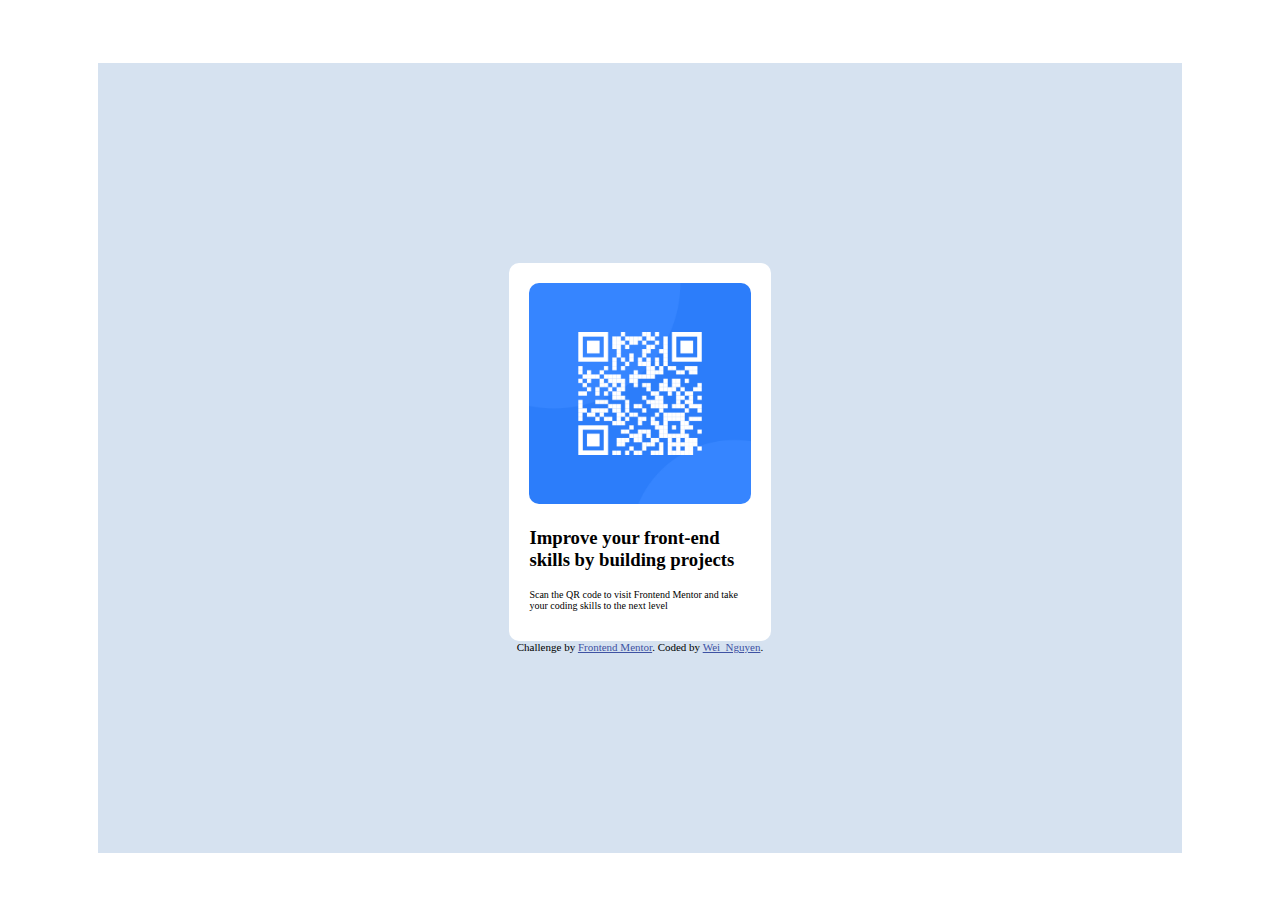
<file: qr-code-component-main/index.html>
<!DOCTYPE html>
<html lang="en">
<head>
  <meta charset="UTF-8">
  <meta name="viewport" content="width=device-width, initial-scale=1.0"> <!-- displays site properly based on user's device -->

  <link rel="icon" type="image/png" sizes="32x32" href="./images/favicon-32x32.png">
  
  <title>Frontend Mentor | QR code component</title>

  <!-- Feel free to remove these styles or customise in your own stylesheet 👍 -->
  <style>
    .attribution { font-size: 11px; text-align: center; }
    .attribution a { color: hsl(228, 45%, 44%); }
  </style>
  <link rel="stylesheet" href="main.css">
</head>
<body>
  <div class="container">
    
    <div class="qr">
      <img src="./images/image-qr-code.png" alt="">
      <h3><b>Improve your front-end skills by building projects</b></h3>

      <p style="font-size:x-small">Scan the QR code to visit Frontend Mentor and take your coding skills to the next level</p>
      

    </div>
    <div class="attribution">
      Challenge by <a href="https://www.frontendmentor.io?ref=challenge" target="_blank">Frontend Mentor</a>. 
      Coded by <a href="#">Wei_Nguyen</a>.
    </div>
    
  </div>
</body>
</html>
</file>
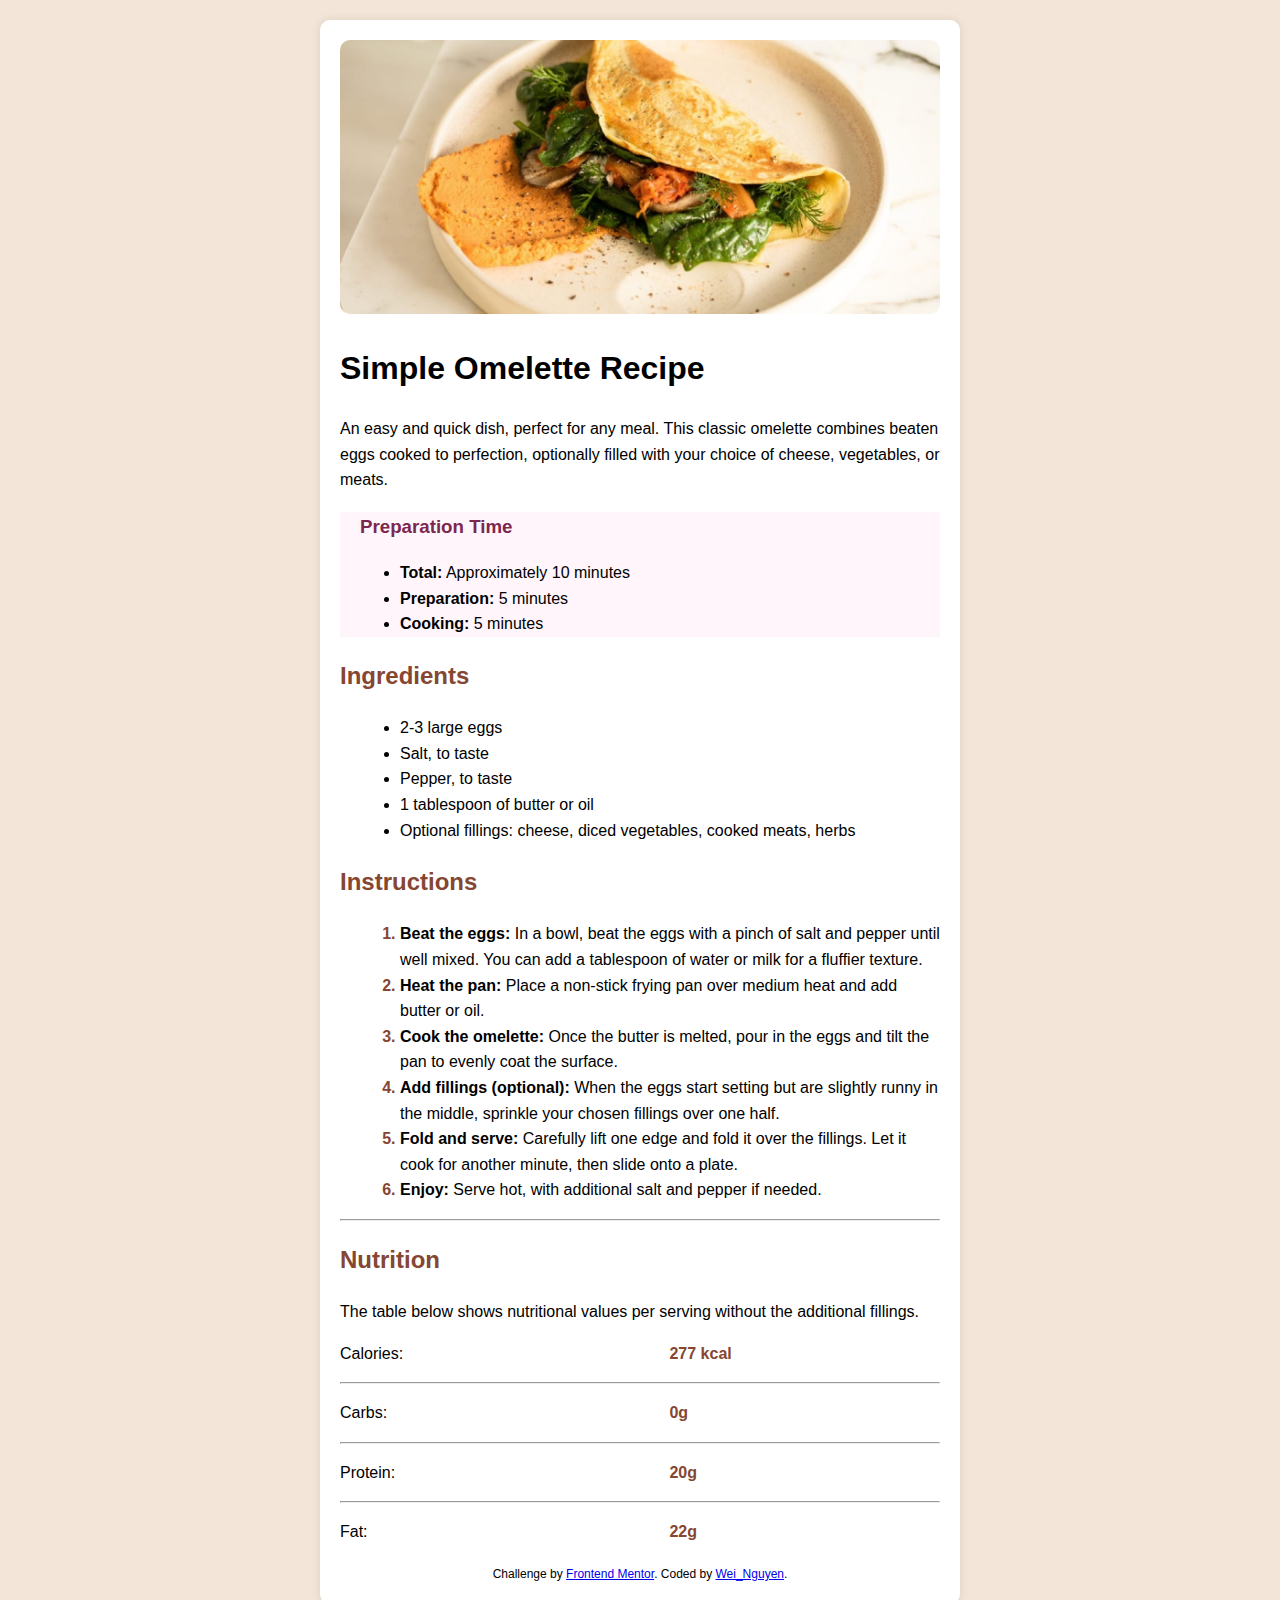
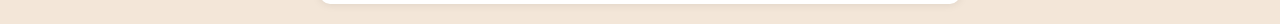
<file: recipe-page-main/index.html>
<!DOCTYPE html>
<html lang="en">
<head>
  <meta charset="UTF-8">
  <meta name="viewport" content="width=device-width, initial-scale=1.0">
  <title>Recipe Page | Simple Omelette</title>
  <link rel="icon" type="image/png" sizes="32x32" href="./assets/images/favicon-32x32.png">
  <style>
    :root{
      --color:hsl(14, 45%, 36%)
    }
    body {
      font-family: Arial, sans-serif;
      line-height: 1.6;
      margin: 0;
      padding: 20px;
      background-color: hsl(30, 54%, 90%)
    }
    .container {
      max-width: 600px;
      background: white;
      padding: 20px;
      border-radius: 10px;
      box-shadow: 0 0 10px rgba(0, 0, 0, 0.1);
      margin: auto;
      
    }
    .image {
      width: 100%;
      height: auto;
      border-radius: 10px;
    }
    
    h2 {
      color : var(--color)
    }
    ul, ol {
      margin-left: 20px;
    }
    ol li::marker {
      color:var(--color);
      font-weight: bolder;
      
    }
    .o {
      display: inline-block;
      width: 325px;
    
      box-sizing: border-box;
    }
    .b{
      color: var(--color);
      font-weight: bolder;
    }
  
    
    .attribution {
      text-align: center;
      font-size: 12px;
      margin-top: 20px;
    }
    .preparation {
      background:hsl(330, 100%, 98%) ;
    }
  </style>
</head>
<body>

<div class="container">
  <img class = "image" src="assets/images/image-omelette.jpeg" alt="loading">
  <h1> <b>Simple Omelette Recipe</b></h1>
  <p>An easy and quick dish, perfect for any meal. This classic omelette combines beaten eggs cooked to perfection, optionally filled with your choice of cheese, vegetables, or meats.</p>
  <div class = "preparation">
    <h3 style="color: hsl(332, 51%, 32%); margin-left:20px;">Preparation Time</h3>
    <ul>
      <li><b>Total:</b> Approximately 10 minutes</li>
      
      <li><b>Preparation:</b> 5 minutes</li>
      
      <li><b>Cooking:</b> 5 minutes</li>
      
    </ul>


  </div>
 

  <h2>Ingredients</h2>
  <ul>
    <li>2-3 large eggs</li>
    <li>Salt, to taste</li>
    <li>Pepper, to taste</li>
    <li>1 tablespoon of butter or oil</li>
    <li>Optional fillings: cheese, diced vegetables, cooked meats, herbs</li>
  </ul>

  <h2>Instructions</h2>
  <ol>
    <li><b>Beat the eggs:</b> In a bowl, beat the eggs with a pinch of salt and pepper until well mixed. You can add a tablespoon of water or milk for a fluffier texture.</li>
    <li><b>Heat the pan:</b> Place a non-stick frying pan over medium heat and add butter or oil.</li>
    <li><b>Cook the omelette:</b> Once the butter is melted, pour in the eggs and tilt the pan to evenly coat the surface.</li>
    <li><b>Add fillings (optional):</b> When the eggs start setting but are slightly runny in the middle, sprinkle your chosen fillings over one half.</li>
    <li><b>Fold and serve:</b> Carefully lift one edge and fold it over the fillings. Let it cook for another minute, then slide onto a plate.</li>
    <li><b>Enjoy:</b> Serve hot, with additional salt and pepper if needed.</li>
  </ol>
  <hr>
  <div class="nutrition">
  <h2>Nutrition</h2>
  <p>The table below shows nutritional values per serving without the additional fillings.</p>
  <div class="tt">
    
    <p><span class="o">Calories: </span>  <span class="b">277 kcal</span>   </p>
    <hr>
    <p><span class="o">Carbs:</span>          <span class="b">0g</span>        </p>
    <hr>
    <p><span class="o">Protein: </span>      <span class="b">20g</span>        </p>
    <hr>
    <p><span class="o">Fat:  </span>           <span class="b">22g</span>       </p>

  </div>
  
  </div>

  <div class="attribution">
    Challenge by <a href="https://www.frontendmentor.io?ref=challenge" target="_blank">Frontend Mentor</a>. 
    Coded by <a href="#">Wei_Nguyen</a>.
  </div>
</div>

</body>
</html>
</file>
<file: qr-code-component-main/main.css>
body {
    background: hsl(0, 0%, 100%);
   display: flex;
   justify-content: center;
   align-items: center;
   height: 100vh
 }
 .container{
   width: 70%;
   background: hsl(212, 45%, 89%);
   padding: 200px 100px;
  
 }
 .qr{
   width:25%;
   background: hsl(0, 0%, 100%);
   border-radius: 10px;
   padding: 20px;
   margin: auto;
 }
 img {
   width:100%;
   border-radius: 10px;
 }
</file>
